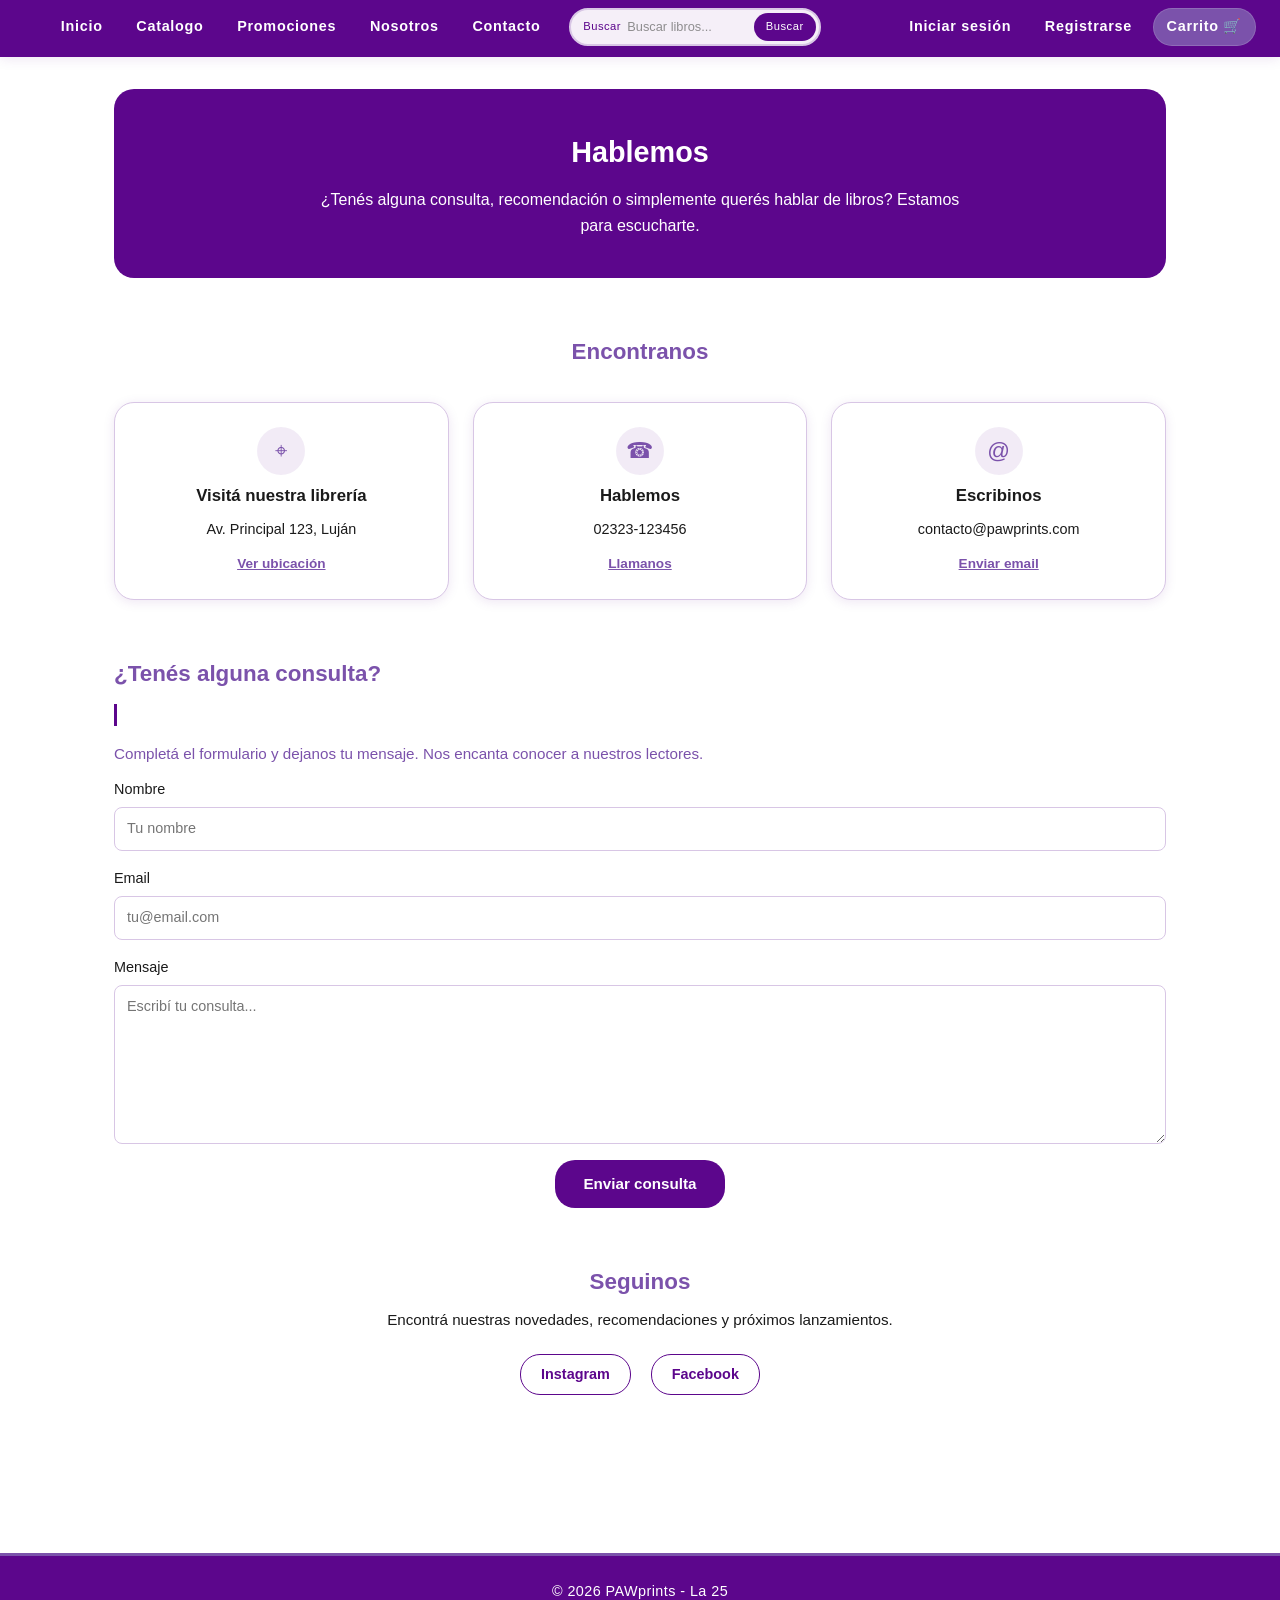
<file: contacto/contacto.html>
<!DOCTYPE html>
<html lang="es">

<head>
    <meta charset="UTF-8">
    <meta name="viewport" content="width=device-width, initial-scale=1.0">
    <title>PAWPrints</title>
    <link rel="stylesheet" href="../css/style.css">
    <link rel="stylesheet" href="contacto.css">
</head>

<body>
    <header>
        <a href="../index/index.html"></a>
        <nav class="nav-principal">
            <div class="nav-grupo-izq">
                <a href="../index/index.html">Inicio</a>
                <a href="../catalogo/catalogo.html">Catalogo</a>
                <a href="../promociones/promociones.html">Promociones</a>
                <a href="../nosotros/nosotros.html">Nosotros</a>
                <a href="contacto.html">Contacto</a>
            </div>
            <form action="../catalogo/catalogo.html" method="GET" role="search">
                <label for="buscar">Buscar</label>
                <input type="search" id="buscar" name="q" placeholder="Buscar libros..." required>
                <button type="submit">Buscar</button>
            </form>
            <div class="nav-grupo-der">
                <a href="../inicioSesion/iniciarSesion.html">Iniciar sesión</a>
                <a href="../registrarse/registrarse.html">Registrarse</a>
                <a href="../carrito/carrito.html" class="nav-carrito">Carrito 🛒</a>
            </div>
        </nav>
    </header>
    <main>
        <section class="contacto-presentacion">
            <h1>Hablemos</h1>
            <p>
                ¿Tenés alguna consulta, recomendación o simplemente querés
                hablar de libros? Estamos para escucharte.
            </p>
        </section>

        <section class="informacion-contacto">
            <h2>Encontranos</h2>
            <article>
                <span class="icono-contacto" aria-hidden="true">⌖</span><!--No hay tags para los iconos
                lo que mas representa semanticamente a un icono es <span> 
                que es el contenedor generico para lineas. Se 
                incluye el atributo aria-hidden="true" para que
                los lectores de pantalla ignoren el icono 
                y no lea "signo de posicion" o algo raro-->
                <h3>Visitá nuestra librería</h3>
                <address>
                    Av. Principal 123, Luján
                </address>

                <a href="#">
                    Ver ubicación
                </a>
            </article>
            <article>
                <span class="icono-contacto" aria-hidden="true">☎</span>
                <h3>Hablemos</h3>
                <p>
                    02323-123456
                </p>
                <a href="tel:02323123456">
                    Llamanos
                </a>
            </article>
            <article>
                <span class="icono-contacto" aria-hidden="true">@</span>
                <h3>Escribinos</h3>
                <p>
                    contacto@pawprints.com
                </p>

                <a href="mailto:contacto@pawprints.com">
                    Enviar email
                </a>
            </article>
        </section>

        <section class="consulta-contacto">
            <h2>¿Tenés alguna consulta?</h2>
            <p class="frase-contacto">
                “Cada buena historia comienza con una conversación.”
            </p>
            <p>
                Completá el formulario y dejanos tu mensaje.
                Nos encanta conocer a nuestros lectores.
            </p>
            <form action="#" method="post">
                <label for="nombre">Nombre</label>
                <input type="text" id="nombre" name="nombre" maxlength="15" minlength="2" placeholder="Tu nombre">
                <label for="email">Email</label>
                <input type="email" id="email" name="email" placeholder="tu@email.com">
                <label for="mensaje">Mensaje</label>
                <textarea id="mensaje" name="mensaje" rows="6" placeholder="Escribí tu consulta..."></textarea>
                <button type="submit">
                    Enviar consulta
                </button>
            </form>
        </section>

        <section class="redes">
            <h2>Seguinos</h2>
            <p>
                Encontrá nuestras novedades, recomendaciones y próximos lanzamientos.
            </p>
            <a href="#" class="red-social">
                Instagram
            </a>
            <a href="#" class="red-social">
                Facebook
            </a>
        </section>
    </main>
    <footer>
        <p>© 2026 PAWprints - La 25</p>
    </footer>
</body>
</html>
</file>
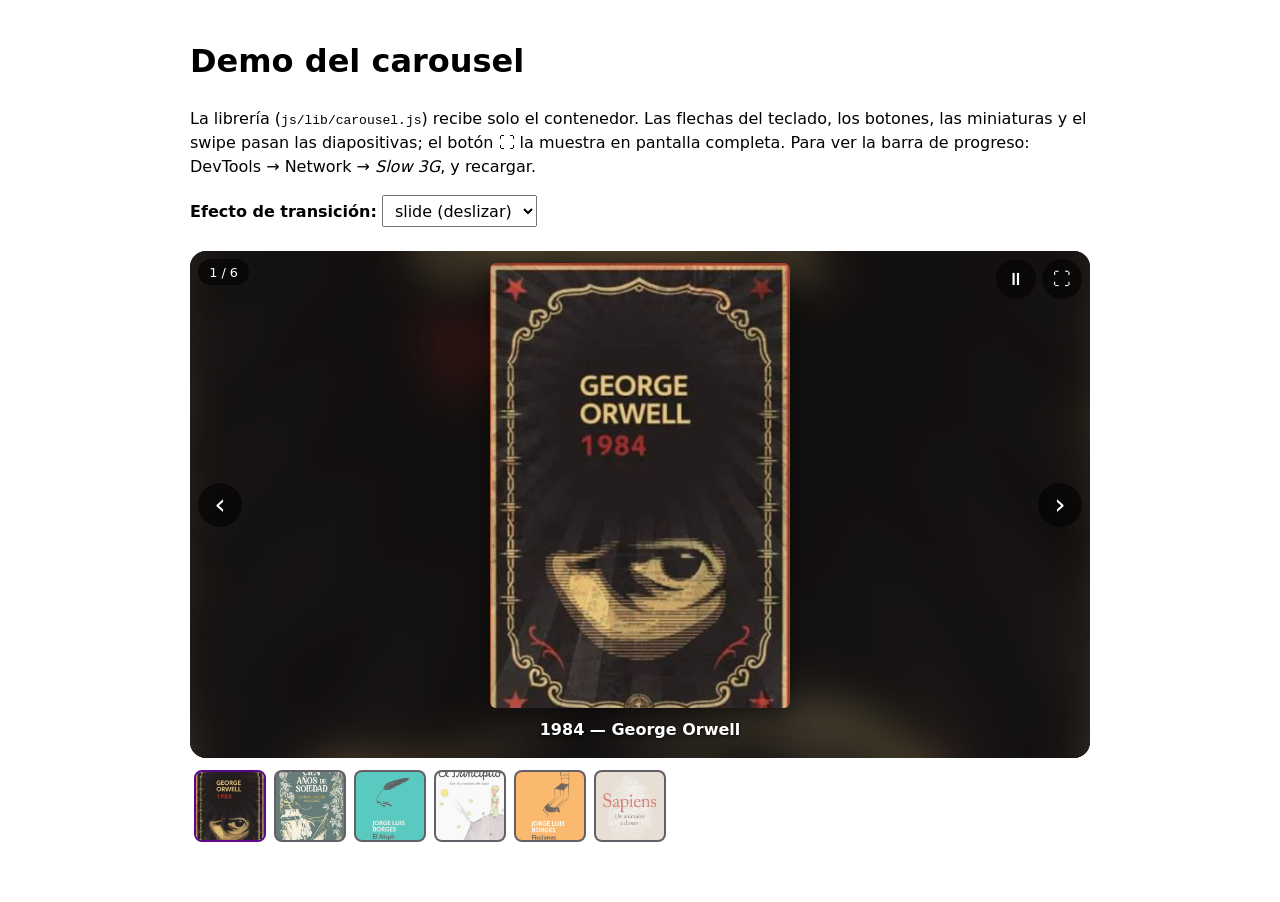
<file: docs/demo-carousel.html>
<!DOCTYPE html>
<html lang="es">
<head>
    <meta charset="UTF-8">
    <meta name="viewport" content="width=device-width, initial-scale=1.0">
    <title>Demo del carousel | PAWPrints</title>
    <link rel="stylesheet" href="../css/lib/carousel.css">
    <style>
        body { font-family: system-ui, sans-serif; max-width: 900px; margin: 0 auto; padding: 1rem; line-height: 1.5; }
        label { font-weight: 600; }
        select { font: inherit; padding: .3rem .5rem; }
        .demo { margin-block: 1.5rem 2.5rem; }
    </style>
</head>
<body>
    <h1>Demo del carousel</h1>
    <p>
        La librería (<code>js/lib/carousel.js</code>) recibe solo el contenedor. Las flechas del teclado, los botones,
        las miniaturas y el swipe pasan las diapositivas; el botón ⛶ la muestra en pantalla completa.
        Para ver la barra de progreso: DevTools → Network → <em>Slow 3G</em>, y recargar.
    </p>

    <p>
        <label for="efecto">Efecto de transición:</label>
        <select id="efecto">
            <option value="slide">slide (deslizar)</option>
            <option value="fade">fade (fundido)</option>
            <option value="zoom">zoom</option>
            <option value="flip">flip (giro)</option>
            <option value="aleatorio">aleatorio</option>
        </select>
    </p>

    <!-- Cada hijo es una diapositiva. Los enlaces llevan al detalle del libro dentro de la aplicación. -->
    <div class="demo" id="demo" data-efecto="slide" data-intervalo="3500" data-ratio="16/9" data-etiqueta="Libros destacados">
        <figure><a href="../index.html#/catalogo/1984"><img src="../media/libros/1984.jpg" alt="Tapa de 1984"></a><figcaption>1984 — George Orwell</figcaption></figure>
        <figure><a href="../index.html#/catalogo/cien-anos-de-soledad"><img src="../media/libros/cien-anos-de-soledad.jpg" alt="Tapa de Cien años de soledad"></a><figcaption>Cien años de soledad — Gabriel García Márquez</figcaption></figure>
        <figure><a href="../index.html#/catalogo/el-aleph"><img src="../media/libros/el-aleph.jpg" alt="Tapa de El Aleph"></a><figcaption>El Aleph — Jorge Luis Borges</figcaption></figure>
        <figure><a href="../index.html#/catalogo/el-principito"><img src="../media/libros/el-principito.jpg" alt="Tapa de El principito"></a><figcaption>El principito — Antoine de Saint-Exupéry</figcaption></figure>
        <figure><a href="../index.html#/catalogo/ficciones"><img src="../media/libros/ficciones.jpg" alt="Tapa de Ficciones"></a><figcaption>Ficciones — Jorge Luis Borges</figcaption></figure>
        <figure><a href="../index.html#/catalogo/sapiens"><img src="../media/libros/sapiens.jpg" alt="Tapa de Sapiens"></a><figcaption>Sapiens — Yuval Noah Harari</figcaption></figure>
    </div>

    <script type="module">
        import { Carousel } from '../js/lib/carousel.js';

        const demo = document.querySelector('#demo');
        new Carousel(demo);

        // La librería lee data-efecto en cada transición, así que se puede cambiar en cualquier momento.
        document.querySelector('#efecto').addEventListener('change', (e) => {
            demo.dataset.efecto = e.target.value;
        });
    </script>
</body>
</html>
</file>
<file: css/style.css>
@import url(reset.css);
@import url('https://fonts.cdnfonts.com/css/argentum-sans');


/* ─── VARIABLES ─── */

:root {

    /* Paleta de identidad visual - PAWprints / Opción Violeta */
    --color-violeta: #5c068c;
    --color-blanco: #ffffff;
    --color-morado: #7B52AB;

    /* Tokens semánticos */
    --color-primario: var(--color-violeta);
    --color-secundario: var(--color-blanco);
    --color-acento: var(--color-morado);
    --color-fondo: var(--color-blanco);
    --color-texto: #1A1A1A;

    --color-suave: #F5EFF8;
    --color-borde: #D8C6E5;

    --sombra: 0 2px 12px rgba(92, 6, 140, .10);
    --radio: 20px;

    --fuente-titulo: "Argentum Sans", sans-serif;
    --fuente-cuerpo: "Argentum Sans", sans-serif;

    --max-ancho: 1100px;
    --transicion: .22s ease;
}


/* ─── MODO OSCURO ─── */

@media (prefers-color-scheme: dark) {

    :root {
        --color-fondo: #0F0A12;
        --color-texto: #F5F0F7;
        --color-suave: #1B1220;
        --color-borde: #4A3154;
        --sombra: 0 2px 12px rgba(0, 0, 0, .40);
    }
}


/* ─── BASE ─── */

body {
    font-family: var(--fuente-cuerpo);
    font-size: 14px;
    color: var(--color-texto);
    background-color: var(--color-fondo);
    line-height: 1.6;
    min-height: 100vh;
    display: flex;
    flex-direction: column;
}

a {
    transition: color var(--transicion);
}

img {
    display: block;
    max-width: 100%;
    height: auto;
}


/* ─── HEADER ─── */

body > header {
    position: sticky;
    top: 0;
    z-index: 100;
    background-color: var(--color-violeta);
    border-bottom: 3px solid var(--color-primario);
    box-shadow: var(--sombra);

    display: flex;
    flex-direction: row;
    align-items: center;
    justify-content: space-between;

    padding: 0.5rem 1.5rem;
}

/* Cuando el navegador mueve la página para mostrar algo (pasar de campo con Tab o con las
flechas del teclado del celular, ir a un ancla), deja libre arriba el alto del header fijo
para que no lo tape. --alto-header lo calcula app.js: el header mide distinto según el ancho. */
html {
    scroll-padding-top: calc(var(--alto-header, 0px) + 1rem);
}


/* Logo oculto en mobile por defecto */
body > header > img {
    display: none;
}

body > header > h1 {
    display: none;
}

@media (min-width: 768px) {

    body > header img {
        display: block;
        width: 140px;
        height: auto;
        object-fit: contain;
        flex-shrink: 0;
    }
}


/* ─── NAV ─── */

/* El menú ocupa el espacio que deja el logo (flex: 1; con width: 100% más el margen se salía de la
   pantalla). Si los enlaces no entran en una línea (pantallas medianas, o con la sesión iniciada,
   que suma enlaces), pasan a la siguiente en lugar de generar scroll horizontal. */
body > header nav {
    display: flex;
    align-items: center;
    justify-content: space-between;
    flex: 1;
    min-width: 0;
    gap: 0.5rem 1rem;
    flex-wrap: wrap;
    margin-left: 1.5rem;
}

.nav-grupo-izq,
.nav-grupo-der {
    display: flex;
    align-items: center;
    flex-wrap: wrap;
    gap: 0.5rem;
}

/* El grupo de la cuenta queda siempre a la derecha, también cuando baja a otra línea. */
.nav-grupo-der {
    margin-left: auto;
    justify-content: flex-end;
}

body > header nav a {
    font-family: var(--fuente-titulo);
    color: var(--color-blanco);
    font-weight: 600;
    letter-spacing: .05em;
    padding: .4rem .8rem;
    border-radius: var(--radio);
    font-size: .9rem;
    white-space: nowrap;

    transition:
        background-color var(--transicion),
        color var(--transicion);
}

body > header nav a:hover {
    background-color: var(--color-acento);
    color: var(--color-blanco);
}


/* Enlace especial Carrito */

body > header nav a.nav-carrito {
    background-color: var(--color-morado);
    border: 1px solid rgba(255, 255, 255, 0.15);
}

body > header nav a.nav-carrito:hover {
    background-color: var(--color-acento);
}


/* Sesión iniciada: saludo y botón "Cerrar sesión" (mismo aspecto que los enlaces) */

.nav-usuario {
    font-family: var(--fuente-titulo);
    color: var(--color-blanco);
    font-size: .9rem;
    white-space: nowrap;
    padding: .4rem .2rem;
}

body > header nav button.nav-cerrar-sesion {
    font-family: var(--fuente-titulo);
    color: var(--color-blanco);
    font-weight: 600;
    letter-spacing: .05em;
    padding: .4rem .8rem;
    border-radius: var(--radio);
    font-size: .9rem;
    white-space: nowrap;
    background-color: transparent;
    border: 1px solid rgba(255, 255, 255, 0.35);
    cursor: pointer;
    transition: background-color var(--transicion);
}

body > header nav button.nav-cerrar-sesion:hover {
    background-color: var(--color-acento);
}

/* "hidden" siempre oculta, aunque otra regla le ponga display al elemento. */
[hidden] {
    display: none !important;
}


/* Formulario de búsqueda */

body > header form {
    display: flex;
    align-items: center;
    gap: .4rem;

    background: var(--color-suave);
    border: 2px solid var(--color-borde);
    border-radius: var(--radio);

    padding: .2rem .2rem .2rem .75rem;
    flex-shrink: 0;
}

body > header form label {
    font-size: .7rem;
    color: var(--color-primario);
    white-space: nowrap;
    font-family: var(--fuente-titulo);
    letter-spacing: .04em;
}

body > header form input[type="search"] {
    border: none;
    background: transparent;
    outline: none;

    font-family: var(--fuente-cuerpo);
    font-size: .8rem;
    color: var(--color-texto);
    opacity: 0.8;

    width: 120px;
}

body > header form button {
    background: var(--color-primario);
    color: var(--color-blanco);
    border: none;
    border-radius: var(--radio);

    padding: .3rem .75rem;

    font-family: var(--fuente-titulo);
    font-size: .7rem;
    letter-spacing: .05em;

    cursor: pointer;

    transition: background-color var(--transicion);
}

body > header form button:hover {
    background-color: var(--color-acento);
}


/* Header responsive */
@media (max-width: 767px) {

    body > header {
        padding: 0.75rem;
    }

    body > header nav {
        width: 100%;
        margin: 0;
        flex-direction: column;
        gap: 0.5rem;
    }

    .nav-grupo-izq,
    .nav-grupo-der {
        width: 100%;
        justify-content: center;
        flex-wrap: wrap;
        gap: 0.3rem;
    }

    body > header nav a,
    body > header nav button.nav-cerrar-sesion,
    .nav-usuario {
        font-size: 0.75rem;
        padding: 0.35rem 0.55rem;
    }

    body > header form {
        width: 100%;
        max-width: 100%;
    }

    body > header form input[type="search"] {
        width: 100%;
        min-width: 0;
    }
}

/* ─── MAIN ─── */

main {
    max-width: var(--max-ancho);
    width: 100%;
    margin: 0 auto;
    padding: 2rem 1.5rem;
    flex-grow: 1;
}


/* ─── HERO BANNER ─── */

.hero-banner {
    background: linear-gradient(
        135deg,
        var(--color-violeta) 0%,
        var(--color-morado) 100%
    );

    color: var(--color-blanco);
    border-radius: var(--radio);

    padding: 3rem 2rem;
    text-align: center;
    margin-bottom: 3rem;

    box-shadow: 0 10px 30px rgba(92, 6, 140, 0.15);

    position: relative;
    overflow: hidden;
}

.hero-banner::before {
    content: "";

    position: absolute;
    top: -50%;
    right: -10%;

    width: 250px;
    height: 250px;

    background: radial-gradient(
        circle,
        rgba(255, 255, 255, .25) 0%,
        transparent 70%
    );

    opacity: 0.15;
    pointer-events: none;
}

.hero-banner::after {
    content: "";

    position: absolute;
    bottom: -50%;
    left: -10%;

    width: 250px;
    height: 250px;

    background: radial-gradient(
        circle,
        rgba(255, 255, 255, .20) 0%,
        transparent 70%
    );

    opacity: 0.15;
    pointer-events: none;
}

.hero-banner h1 {
    font-family: var(--fuente-titulo);
    font-size: 2.2rem;
    font-weight: 800;

    margin-bottom: 0.75rem;
    letter-spacing: -0.01em;

    text-shadow: 0 2px 4px rgba(0, 0, 0, 0.25);
}

.hero-banner p {
    font-size: 1.1rem;
    max-width: 600px;
    margin: 0 auto;

    opacity: 0.9;
    font-weight: 300;
}

@media (max-width: 600px) {

    .hero-banner {
        padding: 2rem 1rem;
    }

    .hero-banner h1 {
        font-size: 1.6rem;
    }

    .hero-banner p {
        font-size: 0.95rem;
    }
}


/* ─── SECCIONES GENERALES ─── */

main > section {
    margin-bottom: 3.5rem;
}

main > section h2 {
    font-family: var(--fuente-titulo);
    font-size: 1.5rem;
    color: var(--color-morado);

    margin-bottom: 1.5rem;

    position: relative;
    padding-bottom: 0.5rem;

    font-weight: 700;
}

main > section h2::after {
    content: "";

    position: absolute;
    bottom: 0;
    left: 0;

    width: 45px;
    height: 4px;

    background: var(--color-morado);
    border-radius: 2px;
}


/* Secciones de dos columnas */

.grid-dos-columnas {
    display: grid;
    grid-template-columns: 1fr;
    gap: 2rem;
}

@media (min-width: 768px) {

    .grid-dos-columnas {
        grid-template-columns: 1fr 1fr;
    }
}


/* ─── CALLOUT INFO ─── */

.info-callout {
    background-color: var(--color-suave);
    border-left: 5px solid var(--color-violeta);

    padding: 1.5rem;
    border-radius: 0 var(--radio) var(--radio) 0;

    box-shadow: var(--sombra);
    height: 100%;
}

.info-callout p {
    font-size: 0.95rem;
    color: var(--color-texto);
    opacity: 0.9;
}

.info-callout strong {
    color: var(--color-morado);
    font-weight: 700;
}


/* ─── GRILLA DE MÁS VENDIDOS ─── */

.grid-mas-vendidos {
    display: grid;
    grid-template-columns: repeat(auto-fit, minmax(240px, 1fr));
    gap: 2rem;
    margin-top: 1.5rem;
}

.grid-mas-vendidos article {
    background: var(--color-fondo);
    border: 1px solid var(--color-borde);
    border-radius: var(--radio);

    overflow: hidden;
    box-shadow: var(--sombra);

    transition:
        transform var(--transicion),
        box-shadow var(--transicion);

    display: flex;
    flex-direction: column;
    align-items: center;

    padding: 1.5rem;
    text-align: center;
}

.grid-mas-vendidos article:hover {
    transform: translateY(-5px);
    box-shadow: 0 8px 24px rgba(92, 6, 140, 0.15);
}

.grid-mas-vendidos article img {
    width: 100%;
    max-width: 160px;
    height: 220px;

    object-fit: contain;
    margin-bottom: 1.25rem;

    border-radius: 8px;
    box-shadow: 0 4px 10px rgba(0, 0, 0, 0.12);

    transition: transform var(--transicion);
}

.grid-mas-vendidos article:hover img {
    transform: scale(1.03);
}

.grid-mas-vendidos article p {
    font-family: var(--fuente-titulo);
    font-size: 0.95rem;
    font-weight: 600;
    color: var(--color-morado);
}


/* ─── CATÁLOGO PAGE ─── */

#catalogo {
    display: grid;
    grid-template-columns: repeat(auto-fill, minmax(250px, 1fr));
    gap: 2rem;
    margin-top: 1.5rem;
}

#catalogo h1 {
    grid-column: 1 / -1;

    font-family: var(--fuente-titulo);
    font-size: 2.2rem;
    font-weight: 800;

    text-transform: uppercase;
    color: var(--color-morado);

    text-align: center;
    margin-bottom: 1rem;
    letter-spacing: 0.05em;

    position: relative;
    padding-bottom: 0.5rem;
}

#catalogo h1::after {
    content: "";

    display: block;
    width: 70px;
    height: 4px;

    background: var(--color-morado);

    margin: 0.75rem auto 0;
    border-radius: 2px;
}

#catalogo article {
    background: var(--color-fondo);
    border: 1px solid var(--color-borde);
    border-radius: var(--radio);

    overflow: hidden;
    box-shadow: var(--sombra);

    transition:
        transform var(--transicion),
        box-shadow var(--transicion);

    display: flex;
    flex-direction: column;

    padding: 1.5rem;
}

#catalogo article:hover {
    transform: translateY(-6px);
    box-shadow: 0 12px 30px rgba(92, 6, 140, 0.15);
}

#catalogo article a {
    display: block;

    margin: 0 auto 1.25rem;

    overflow: hidden;
    border-radius: 12px;

    box-shadow: 0 4px 12px rgba(0, 0, 0, 0.12);
}

#catalogo article img {
    width: 100%;
    max-width: 160px;
    height: 230px;

    object-fit: cover;
    transition: transform var(--transicion);
}

#catalogo article:hover img {
    transform: scale(1.04);
}

#catalogo article h2 {
    font-family: var(--fuente-titulo);
    font-size: 1.15rem;
    color: var(--color-morado);

    font-weight: 700;
    margin-bottom: 0.5rem;
    line-height: 1.3;
}

#catalogo article p {
    font-size: 0.9rem;
    color: var(--color-texto);
    opacity: 0.8;

    margin-bottom: 0.5rem;
    line-height: 1.4;
}

/* El autor */

#catalogo article p:nth-of-type(1) {
    font-weight: 600;
    color: var(--color-morado);
    font-size: 0.95rem;
    opacity: 1;
}

/* El precio */

#catalogo article p:nth-of-type(2) {
    font-size: 1.2rem;
    font-weight: 700;

    color: var(--color-morado);

    margin: 0.5rem 0;
    opacity: 1;
}

#catalogo article p:nth-of-type(2) strong {
    font-size: 0.9rem;
    color: var(--color-texto);
    opacity: 0.7;
    font-weight: 500;
}

/* La descripción */

#catalogo article p:nth-of-type(3) {
    font-size: 0.85rem;
    color: var(--color-texto);

    opacity: 0.7;
    margin-top: 0.5rem;

    flex-grow: 1;
}


/* ─── CARRITO PAGE ─── */

.carrito-wrapper {
    display: grid;
    grid-template-columns: 1fr;
    gap: 2.5rem;

    align-items: start;
    margin-top: 1.5rem;
}

@media (min-width: 900px) {

    .carrito-wrapper {
        grid-template-columns: 2fr 1fr;
    }
}

.seccion-carrito {
    display: flex;
    flex-direction: column;
    gap: 1.5rem;
}

.seccion-carrito h2 {
    font-family: var(--fuente-titulo);
    font-size: 1.6rem;
    color: var(--color-morado);
    margin-bottom: 0.5rem;
}

.seccion-carrito article {
    display: flex;
    flex-direction: row;
    align-items: center;

    gap: 1.5rem;

    background: var(--color-fondo);
    border: 1px solid var(--color-borde);
    border-radius: var(--radio);

    padding: 1.25rem;
    box-shadow: var(--sombra);

    transition: transform var(--transicion);
}

.seccion-carrito article:hover {
    transform: translateY(-2px);
}

.seccion-carrito article figure {
    width: 80px;
    height: 110px;

    flex-shrink: 0;
    overflow: hidden;

    border-radius: 8px;
    box-shadow: 0 2px 8px rgba(0, 0, 0, 0.15);
}

.seccion-carrito article figure img {
    width: 100%;
    height: 100%;
    object-fit: cover;
}

/* Título y autor */

.seccion-carrito article h3 {
    font-family: var(--fuente-titulo);
    font-size: 1.1rem;
    font-weight: 700;

    color: var(--color-morado);
    flex-grow: 1;
}

/* Precio */

.seccion-carrito article p {
    font-size: 1.1rem;
    font-weight: 700;

    color: var(--color-texto);
    margin: 0;
}

.seccion-carrito article p data {
    font-weight: 700;
    color: var(--color-texto);
}

/* Formulario de cantidad */

.seccion-carrito article form {
    display: flex;
    align-items: center;
    gap: 0.5rem;
}

.seccion-carrito article form label {
    font-size: 0.85rem;
    font-weight: 600;

    color: var(--color-texto);
    opacity: 0.7;
}

.seccion-carrito article form input[type="number"] {
    width: 55px;

    padding: 0.3rem 0.4rem;

    border: 1px solid var(--color-borde);
    border-radius: 8px;

    background-color: var(--color-suave);

    text-align: center;
    font-weight: 600;

    outline: none;
    color: var(--color-texto);
}

/* Botón eliminar */

.seccion-carrito article button[type="button"] {
    background-color: transparent;
    color: var(--color-morado);

    border: 1px solid var(--color-violeta);

    padding: 0.4rem 0.8rem;
    border-radius: 20px;

    font-size: 0.8rem;
    font-weight: 600;

    transition:
        background-color var(--transicion),
        color var(--transicion);
}

.seccion-carrito article button[type="button"]:hover {
    background-color: var(--color-violeta);
    color: var(--color-blanco);
}


@media (max-width: 650px) {

    .seccion-carrito article {
        flex-direction: column;
        text-align: center;
        gap: 1rem;
    }

    .seccion-carrito article figure {
        width: 100px;
        height: 140px;
    }

    .seccion-carrito article h3 {
        flex-grow: 0;
    }

    .seccion-carrito article form {
        margin-top: 0.25rem;
    }
}


/* ─── RESUMEN DE COMPRA ─── */

.seccion-resumen {
    background-color: var(--color-suave);
    border: 2px solid var(--color-borde);
    border-radius: var(--radio);

    padding: 1.75rem;
    box-shadow: var(--sombra);
}

.seccion-resumen h2 {
    font-family: var(--fuente-titulo);
    font-size: 1.35rem;

    color: var(--color-morado);
    margin-bottom: 1.5rem;

    font-weight: 700;

    border-bottom: 2px solid var(--color-borde);
    padding-bottom: 0.5rem;
}

.seccion-resumen dl {
    display: grid;
    grid-template-columns: 1fr auto;

    row-gap: 1rem;
    margin-bottom: 1.5rem;
}

.seccion-resumen dt {
    font-size: 0.95rem;
    color: var(--color-texto);

    opacity: 0.8;
    font-weight: 500;

    text-transform: capitalize;
}

.seccion-resumen dd {
    font-size: 1rem;
    font-weight: 600;

    color: var(--color-texto);
    text-align: right;
}

/* Total */

.seccion-resumen dt:last-of-type,
.seccion-resumen dd:last-of-type {
    font-size: 1.25rem;
    font-weight: 800;

    color: var(--color-morado);

    border-top: 2px dashed var(--color-borde);

    padding-top: 1rem;
    margin-top: 0.5rem;
}

.seccion-resumen form {
    display: flex;
    flex-direction: column;

    gap: 0.5rem;
    margin-bottom: 1.5rem;
}

.seccion-resumen form label {
    font-size: 0.85rem;
    font-weight: 600;

    color: var(--color-texto);
    opacity: 0.8;
}

.seccion-resumen form input[type="date"] {
    padding: 0.6rem;

    border: 1px solid var(--color-borde);
    border-radius: 10px;

    background-color: var(--color-fondo);

    outline: none;
    color: var(--color-texto);

    font-family: var(--fuente-cuerpo);
    font-size: 0.9rem;
}

.seccion-resumen button[type="submit"] {
    display: block;
    width: 100%;

    background-color: var(--color-violeta);
    color: var(--color-blanco);

    font-family: var(--fuente-titulo);
    font-size: 0.95rem;
    font-weight: 700;

    text-transform: uppercase;
    letter-spacing: 0.05em;

    padding: 1rem;
    border-radius: var(--radio);

    text-align: center;

    box-shadow: 0 4px 12px rgba(92, 6, 140, 0.15);

    transition:
        background-color var(--transicion),
        transform var(--transicion);
}

.seccion-resumen button[type="submit"]:hover {
    background-color: var(--color-acento);
    transform: translateY(-2px);
}

.seccion-resumen button[type="submit"]:active {
    transform: translateY(0);
}


/* ─── BOTÓN CARRITO ─── */

/* "Editar libro" (solo el dueño) tiene el mismo aspecto que "Añadir al carrito": ocupa su lugar. */
.btn-carrito,
.btn-editar {
    display: inline-block;
    margin-top: 15px;
    padding: 10px 18px;

    border-radius: 8px;

    background-color: var(--color-violeta);
    color: var(--color-blanco);

    font-weight: bold;
    cursor: pointer;

    transition:
        transform 0.2s ease,
        opacity 0.2s ease;
}

.btn-carrito:hover,
.btn-editar:hover {
    transform: scale(1.05);
    opacity: 0.9;
}


/* ─── FOOTER ─── */

body > footer {
    background: var(--color-violeta);
    color: var(--color-blanco);

    padding: 1.5rem;
    text-align: center;

    font-size: 0.9rem;

    border-top: 3px solid var(--color-morado);
    margin-top: 4rem;
}

body > footer p {
    font-weight: 500;
    letter-spacing: 0.03em;
}


/* ─── MODO IMPRESIÓN ─── */

@media print {

    :root {
        --transicion: 0s;
    }

    /* Forzar fondo blanco y texto negro */

    * {
        background: transparent ;
        color: #000 ;
        box-shadow: none ;
        text-shadow: none ;

        transition: none ;
        animation: none ;
        transform: none ;
    }

    body {
        font-size: 12pt;
        background-color: #fff;
    }

    body > header {
        display: none ;
    }

    main {
        width: 100%;
        margin: 0;
        padding: 0;
    }

    main > section h2 {
        color: #000 ;

        border-bottom: 1pt solid #000;
        padding-bottom: 5px;
        margin-top: 20px;
    }

    main > section h2::after {
        display: none;
    }

    /* Catálogo e Index Grids en impresión */

    #catalogo,
    .grid-mas-vendidos {
        display: grid ;
        grid-template-columns: repeat(3, 1fr) ;
        gap: 1.5cm ;
    }

    #catalogo article,
    .grid-mas-vendidos article {
        border: 1pt solid #ccc ;

        page-break-inside: avoid;
        break-inside: avoid;

        padding: 10px ;
    }

    img {
        filter: grayscale(100%);
        max-width: 100% ;
    }

    a[href]:after {
        content: " (" attr(href) ")";
        font-size: 9pt;
        color: #333;
    }

    a[href^="#"]:after,
    a[href^="javascript:"]:after {
        content: "";
    }

    footer {
        display: none ;
    }

    @page {
        margin: 1.5cm;
    }
}


/* ─── SPA: AVISOS Y FOCO ─── */

/* Aviso de error general (ej. la API rechazó una operación). */
.alerta-error {
    background-color: #fdecea;
    color: #8c1d18;
    border: 1.5px solid #f5c2c0;
    border-radius: var(--radio);
    padding: 0.75rem 1rem;
    margin-bottom: 1rem;
}

/* Aviso de que una operación salió bien (ej. libro cargado). */
.alerta-exito {
    background-color: #e7f4ea;
    color: #1d5b2b;
    border: 1.5px solid #b9dfc2;
    border-radius: var(--radio);
    padding: 0.75rem 1rem;
    margin-bottom: 1rem;
}

/* Error de un campo de formulario, debajo del campo. */
.error-campo {
    color: #b3261e;
    font-size: 0.85rem;
    margin-top: 0.25rem;
}

/* El router le pasa el foco a <main> al cambiar de vista (lectores de pantalla):
   no hace falta mostrar el recuadro de foco en todo el contenido. */
main:focus {
    outline: none;
}

/* Texto solo para lectores de pantalla (ej. avisos que describen algo que se ve): no ocupa lugar en
   la pantalla, pero sigue en la página (con display: none o hidden, los lectores tampoco lo leerían). */
.solo-lectores {
    position: absolute;
    width: 1px;
    height: 1px;
    margin: -1px;
    padding: 0;
    overflow: hidden;
    clip-path: inset(50%);
    white-space: nowrap;
    border: 0;
}
</file>
<file: contacto/contacto.css>
/* ── PÁGINA DE CONTACTO ──────────────────────────────── */

/* main se dejó en su display: block por defecto (el que ya le da el reset):
como todo va apilado en una sola columna siempre, alcanza con el flujo normal
del documento, sin necesitar flex ni grid acá. El espacio entre secciones
pasa a ser, otra vez, el margin-bottom: 3.5rem que ya trae "main > section"
en style.css (antes lo poníamos en 0 porque el gap de acá se encargaba, pero
ya no hay gap que lo reemplace) */

/* ── Encabezados de sección (h2) compartidos ── */
main section h2 {
    font-family: var(--fuente-titulo);
    color: var(--color-morado);
    font-size: 1.4rem;
    font-weight: 600;
    padding-bottom: 0;
}

/* style.css le agrega a todo h2 dentro de una section un subrayado turquesa
(::after). El turquesa es de una paleta anterior y no forma parte del manual
violeta/blanco, así que se lo ocultamos en esta página con display:none */
main section h2::after {
    display: none;
}

/* ── Presentación (hero) ── */
.contacto-presentacion {
    background-color: var(--color-violeta); /*el manual permite usar el violeta
    como color de fondo de una sección completa, no solo como color de texto*/
    color: var(--color-blanco);
    text-align: center; /*centra todo el texto de la sección (h1 y p heredan esto)*/
    padding: 2.5rem 1.5rem;
    border-radius: var(--radio);
}

.contacto-presentacion h1 {
    font-family: var(--fuente-titulo);
    font-size: 1.8rem;
    font-weight: 600; /*Semibold, el peso principal para títulos según el manual*/
    margin-bottom: 0.75rem;
}

.contacto-presentacion p {
    font-family: var(--fuente-cuerpo);
    font-weight: 300; /*Light, el peso principal para texto de cuerpo según el manual*/
    font-size: 1rem;
    max-width: 40rem;
    margin: 0 auto; /*con "auto" en los márgenes izquierdo y derecho, el navegador
    reparte el espacio sobrante en partes iguales a los costados, y el bloque
    (que ya tiene un ancho limitado por max-width) queda centrado*/
}

/* ── Información de contacto (tarjetas) ── */
/* antes esto estaba en un div.tarjetas-contacto aparte; al sacarlo, la propia
section pasa a ser el contenedor grid de las tarjetas */
.informacion-contacto {
    display: grid;
    grid-template-columns: 1fr; /*mobile: 1 sola columna*/
    gap: 1.5rem;
}

/* desktop: 3 columnas iguales, que entre las 3 siempre suman el 100% del
ancho disponible (a diferencia de auto-fit, acá no depende de que el
navegador calcule cuántas columnas "entran": son siempre 3, fijas) */
@media (min-width: 768px) {
    .informacion-contacto {
        grid-template-columns: repeat(3, 1fr);
    }
}

/* el h2 "Encontranos" ahora es un ítem más del grid de arriba (junto con los 3
article), así que sin esto quedaría metido en la primera columna, a la misma
altura que la primera tarjeta. grid-column: 1 / -1 lo hace ocupar todas las
columnas (el mismo recurso que usa main > h1 en formulario.css) */
.informacion-contacto>h2 {
    grid-column: 1 / -1;
    text-align: center;
    margin-bottom: 0.5rem;
}

.informacion-contacto article {
    display: flex;
    flex-direction: column;
    align-items: center; /*centra los hijos en el eje horizontal (cross axis)*/
    text-align: center;
    gap: 0.5rem;
    background-color: var(--color-fondo);
    border: 1.5px solid var(--color-borde);
    border-radius: var(--radio);
    padding: 1.5rem;
    box-shadow: var(--sombra);
    transition: transform var(--transicion); /*"transition" avisa que, cuando cambie
    la propiedad "transform", el cambio no sea instantáneo sino animado durante
    el tiempo que indica --transicion (.22s). Sin esto, el hover de abajo
    "saltaría" de golpe en vez de deslizarse*/
}

.informacion-contacto article:hover {
    transform: translateY(-4px); /*desplaza la tarjeta 4px hacia arriba. A diferencia
    de un margin, "transform" no empuja a los elementos vecinos: es un efecto
    puramente visual, y por eso es lo que se usa para animaciones de hover*/
}

.icono-contacto {
    display: flex;
    align-items: center;
    justify-content: center; /*en flex, align-items centra en el eje cruzado (acá,
    vertical) y justify-content centra en el eje principal (acá, horizontal).
    Juntas centran el símbolo perfecto adentro del círculo*/
    width: 3rem;
    height: 3rem;
    border-radius: 50%; /*con la misma medida de ancho y alto, un border-radius del
    50% convierte el cuadrado en un círculo perfecto*/
    background-color: rgba(92, 6, 140, .08); /*un violeta bien translúcido (8% de
    opacidad). Se usa rgba() en vez de --color-suave, porque esa variable es un
    celeste heredado de la paleta anterior y no del manual violeta/blanco*/
    color: var(--color-morado);
    font-size: 1.4rem;
}

.informacion-contacto article h3 {
    font-family: var(--fuente-titulo);
    color: var(--color-texto);
    font-size: 1.05rem;
    font-weight: 600;
}

.informacion-contacto article address {
    font-style: normal; /*el navegador pone en itálica el contenido de <address>
    por defecto; con "normal" se cancela ese estilo*/
    color: var(--color-texto);
    font-size: 0.9rem;
}

.informacion-contacto article p {
    color: var(--color-texto);
    font-size: 0.9rem;
}

.informacion-contacto article a {
    margin-top: 0.25rem;
    color: var(--color-morado);
    font-weight: 600;
    font-size: 0.85rem;
    text-decoration: underline; /*el reset le saca el subrayado a todos los links
    del sitio; acá se lo devolvemos a propósito, para que se note que es una
    acción distinta del título*/
}

.informacion-contacto article a:hover {
    color: var(--color-acento);
}

/* ── ¿Tenés alguna consulta? (texto + formulario) ── */
/* también en su display: block por defecto, por la misma razón que main */

/* el <span class="numero-consulta"> ya no está en el HTML (se sacó el "01"
decorativo), así que la regla que lo estilizaba se elimina: un CSS que apunta
a algo que no existe en el HTML no rompe nada, pero es código muerto */

.consulta-contacto>h2 {
    margin-bottom: 0.75rem;
}

/* :not(.frase-contacto) excluye a la cita del estilo genérico de párrafo.
Sin esto, esta regla y la de .frase-contacto (más abajo) compiten por el
color y el tamaño de letra, y como las dos tienen la misma especificidad
(una clase), termina ganando la que esté escrita más abajo en el archivo,
que es justo la que NO queremos que gane */
.consulta-contacto>p:not(.frase-contacto) {
    color: var(--color-morado);
    font-size: 0.95rem;
    margin-bottom: 0.75rem;
}

.frase-contacto {
    font-style: italic;
    font-weight: 300;
    color: var(--color-blanco);
    border-left: 3px solid var(--color-violeta); /*a diferencia de "border", que dibuja
    los 4 lados, border-left dibuja un borde solo del lado izquierdo. Es el
    recurso típico para marcar visualmente una cita*/
    padding-left: 1rem;
    margin-bottom: 1rem; /*antes esta separación la daba la regla genérica de
    párrafo, pero ahora esta clase queda afuera de esa regla (ver :not() de arriba)*/
}

/* ya no tiene "gap": con los <div class="campo"> el gap separaba cada grupo
label+input entre sí, y el margin-bottom del label separaba el label de su
propio input. Sin el div, gap trataría a CADA hijo por igual (separaría
también el label de su input), así que la separación entre campos pasa a
darla el margin-bottom del input/textarea, más abajo */
.consulta-contacto form {
    display: flex;
    flex-direction: column;
}

/* antes cada label estaba envuelto en un div.campo; al sacarlo, el label
(que ya es block gracias a la regla de abajo) alcanza para que cada campo
quede en su propia línea, sin necesitar el div */
.consulta-contacto form label {
    display: block;
    font-family: var(--fuente-titulo);
    color: var(--color-texto);
    font-size: 0.9rem;
    font-weight: 500;
    margin-bottom: 0.35rem;
}

.consulta-contacto form input,
.consulta-contacto form textarea {
    border: 1.5px solid var(--color-borde);
    border-radius: 8px;
    padding: 0.6rem 0.75rem;
    font-family: var(--fuente-cuerpo);
    font-size: 0.9rem;
    color: var(--color-texto);
    background-color: var(--color-fondo);
    margin-bottom: 1rem; /*separa este campo del label que viene después*/
}

.consulta-contacto form textarea {
    resize: vertical; /*por defecto un textarea se puede estirar en cualquier
    dirección, lo que puede romper el layout. "vertical" solo permite agrandarlo
    hacia abajo, nunca a lo ancho*/
    min-height: 8rem;
}

.consulta-contacto form input:focus,
.consulta-contacto form textarea:focus {
    outline: none;
    border-color: var(--color-violeta);
}

.consulta-contacto form button[type="submit"] {
    align-self: center; /*.consulta-contacto form es un flex column, y por defecto
    (align-items: stretch) todos sus hijos se estiran a lo ancho. align-self acá
    anula ese comportamiento solo para el botón, para que mida lo que necesita su
    texto y quede centrado, en vez de ocupar todo el ancho*/
    background-color: var(--color-violeta);
    color: var(--color-blanco);
    font-family: var(--fuente-titulo);
    font-weight: 700;
    font-size: 0.95rem;
    padding: 0.75rem 1.75rem;
    border-radius: var(--radio);
}

.consulta-contacto form button[type="submit"]:hover {
    background-color: var(--color-acento);
}

/* ── Seguinos (redes) ── */
.redes {
    text-align: center;
}

.redes h2 {
    margin-bottom: 0.5rem;
}

.redes p {
    color: var(--color-texto);
    font-size: 0.95rem;
    margin-bottom: 1rem;
}

/* antes esto vivía en un div.redes-links con flex. Al sacar el div, los dos
<a> quedan sueltos en el flujo normal de texto dentro de .redes (que ya
tiene text-align: center), así que ni siquiera hace falta flex para
centrarlos: alcanza con display: inline-block + margin en el link mismo */
.red-social {
    display: inline-block; /*un <a> es inline por defecto. Como inline, el padding
    y el border se ven pero no reservan bien el espacio vertical entre líneas, lo
    que puede hacer que la "píldora" se vea recortada si el link llega a envolver
    a otra línea. inline-block soluciona eso, sin dejar de fluir junto a otros
    elementos en línea (a diferencia de "block", que ocuparía su propia línea)*/
    margin: 0.35rem 0.5rem; /*separación entre los dos links, y entre líneas si
    en una pantalla angosta no entran en una sola fila*/
    border: 1.5px solid var(--color-violeta);
    color: var(--color-violeta);
    font-family: var(--fuente-titulo);
    font-weight: 600;
    font-size: 0.9rem;
    padding: 0.5rem 1.25rem;
    border-radius: var(--radio);
    transition: background-color var(--transicion), color var(--transicion);
}

.red-social:hover {
    background-color: var(--color-violeta);
    color: var(--color-blanco);
}

/* la sección de la consulta quedó apilada en una sola columna siempre (mobile
y desktop por igual), así que ya no hace falta ningún @media acá */
</file>
<file: css/lib/carousel.css>
/* carousel.css — Estilos de js/lib/carousel.js. Todas las clases empiezan con "cr". */

.cr {
    --cr-acento: var(--color-primario, #5c068c);
    --cr-acento-claro: var(--color-borde, #d8c6e5);

    position: relative;
    display: flex;
    flex-direction: column;
    gap: .5rem;
    width: 100%;
    max-width: 100%;
    border-radius: var(--radio, 16px);
}

.cr:focus-visible {
    outline: 3px solid var(--cr-acento);
    outline-offset: 3px;
}

/* ─── Marco y escenario (donde se apilan las diapositivas) ─── */

.cr__marco {
    position: relative;
    border-radius: inherit;
}

.cr__escenario {
    position: relative;
    overflow: hidden;
    aspect-ratio: var(--cr-ratio, 16 / 9);
    max-height: 75vh;
    border-radius: inherit;
    background: #140b1a;
    perspective: 1200px;          /* para el efecto de giro */
    touch-action: pan-y;          /* el scroll vertical sigue andando; el horizontal es del swipe */
    user-select: none;
}

/* ─── Diapositivas ─── */

.cr__slide {
    position: absolute;
    inset: 0;
    display: none;
    flex-direction: column;
    align-items: center;
    justify-content: center;
    box-sizing: border-box;
    margin: 0;
    padding: .75rem;
    overflow: hidden;
    isolation: isolate;
    backface-visibility: hidden;
}

.cr__slide.is-activa,
.cr__slide.is-saliendo {
    display: flex;
}

.cr__slide.is-activa { z-index: 2; }
.cr__slide.is-saliendo { z-index: 1; }

/* Fondo difuminado con la misma imagen: las tapas verticales no dejan bandas vacías a los costados. */
.cr__slide::before {
    content: "";
    position: absolute;
    inset: -12%;
    z-index: -1;
    background: var(--cr-img, none) center / cover no-repeat;
    filter: blur(22px) brightness(.55);
}

.cr__slide > a,
.cr__slide > img {
    flex: 1 1 0;
    min-height: 0;
    max-width: 100%;
}

.cr__slide > a {
    display: flex;
    align-items: center;
    justify-content: center;
    color: inherit;
    text-decoration: none;
}

/* La imagen se redimensiona para entrar completa en el espacio disponible (también en pantalla completa). */
.cr__slide img {
    width: auto;
    height: auto;
    max-width: 100%;
    max-height: 100%;
    object-fit: contain;
    border-radius: 6px;
    box-shadow: 0 6px 24px rgb(0 0 0 / .45);
    -webkit-user-drag: none;
}

.cr__slide figcaption {
    flex: none;
    max-width: 100%;
    padding: .6rem .75rem .25rem;
    color: #fff;
    font-weight: 600;
    text-align: center;
    text-shadow: 0 1px 3px rgb(0 0 0 / .75);
}

/* ─── Pantalla de carga con la barra de progreso ─── */

.cr__carga {
    position: absolute;
    inset: 0;
    z-index: 5;
    display: grid;
    place-content: center;
    justify-items: center;
    gap: .75rem;
    padding: 1rem;
    border-radius: inherit;
    background: #140b1a;
    color: #fff;
    text-align: center;
}

.cr__carga p { margin: 0; }

.cr__barra {
    width: min(300px, 70vw);
    height: 10px;
    overflow: hidden;
    border-radius: 999px;
    background: rgb(255 255 255 / .2);
}

.cr__barra-relleno {
    display: block;
    width: var(--cr-progreso, 0%);
    height: 100%;
    border-radius: inherit;
    background: var(--cr-acento-claro);
    transition: width .2s ease;
}

.cr__porcentaje {
    font-variant-numeric: tabular-nums;
    font-weight: 700;
}

/* Al terminar la descarga, la pantalla de carga se desvanece y empieza la muestra. */
.cr--lista .cr__carga {
    opacity: 0;
    visibility: hidden;
    transition: opacity .45s ease, visibility 0s linear .45s;
}

/* ─── Botones, herramientas y contador ─── */

.cr--cargando .cr__btn,
.cr--cargando .cr__herramientas,
.cr--cargando .cr__contador {
    display: none;
}

.cr__btn,
.cr__herr {
    display: grid;
    place-items: center;
    border: 0;
    border-radius: 50%;
    background: rgb(0 0 0 / .55);
    color: #fff;
    font: inherit;
    line-height: 1;
    cursor: pointer;
    transition: background-color .2s ease;
}

.cr__btn:hover,
.cr__herr:hover {
    background: var(--cr-acento);
}

.cr__btn:focus-visible,
.cr__herr:focus-visible,
.cr__mini:focus-visible {
    outline: 3px solid #fff;
    outline-offset: 2px;
    box-shadow: 0 0 0 6px var(--cr-acento);
}

.cr__btn {
    position: absolute;
    top: 50%;
    z-index: 3;
    inline-size: 44px;
    block-size: 44px;
    translate: 0 -50%;
    font-size: 1.8rem;
}

.cr__btn--ant { left: .5rem; }
.cr__btn--sig { right: .5rem; }

.cr__herramientas {
    position: absolute;
    top: .5rem;
    right: .5rem;
    z-index: 3;
    display: flex;
    gap: .4rem;
}

.cr__herr {
    inline-size: 40px;
    block-size: 40px;
    font-size: 1.1rem;
}

.cr__contador {
    position: absolute;
    top: .5rem;
    left: .5rem;
    z-index: 3;
    margin: 0;
    padding: .2rem .7rem;
    border-radius: 999px;
    background: rgb(0 0 0 / .55);
    color: #fff;
    font-size: .8rem;
    font-variant-numeric: tabular-nums;
}

/* ─── Miniaturas ─── */

.cr__miniaturas {
    position: relative;               /* el script calcula el desplazamiento respecto de este contenedor */
    display: flex;
    gap: .5rem;
    padding: .25rem;
    overflow-x: auto;
    scrollbar-width: thin;
}

.cr__mini {
    flex: 0 0 auto;
    inline-size: clamp(46px, 9vw, 72px);
    aspect-ratio: 1;
    padding: 0;
    overflow: hidden;
    border: 2px solid transparent;
    border-radius: 8px;
    background: #140b1a;
    opacity: .65;
    cursor: pointer;
    transition: opacity .2s ease, border-color .2s ease;
}

.cr__mini:hover { opacity: 1; }

.cr__mini[aria-current="true"] {
    border-color: var(--cr-acento);
    opacity: 1;
}

.cr__mini img {
    display: block;
    width: 100%;
    height: 100%;
    object-fit: cover;
}

/* ─── Pantalla completa: ocupa todo el viewport y las imágenes se redimensionan ─── */

html.cr-bloqueado { overflow: hidden; }

.cr--pantalla {
    position: fixed;
    inset: 0;
    z-index: 10000;
    max-width: none;
    margin: 0;
    padding: .5rem;
    border-radius: 0;
    background: #000;
}

.cr--pantalla .cr__marco {
    flex: 1 1 auto;
    min-height: 0;
}

.cr--pantalla .cr__escenario {
    position: absolute;
    inset: 0;
    aspect-ratio: auto;
    max-height: none;
    border-radius: 0;
}

/* ─── Responsive ─── */

@media (max-width: 600px) {
    .cr__btn {
        inline-size: 38px;
        block-size: 38px;
        font-size: 1.5rem;
    }

    .cr__herr {
        inline-size: 36px;
        block-size: 36px;
    }

    .cr__slide { padding: .5rem; }
}

@media (prefers-reduced-motion: reduce) {
    .cr--lista .cr__carga,
    .cr__barra-relleno,
    .cr__btn,
    .cr__herr,
    .cr__mini {
        transition: none;
    }
}
</file>
